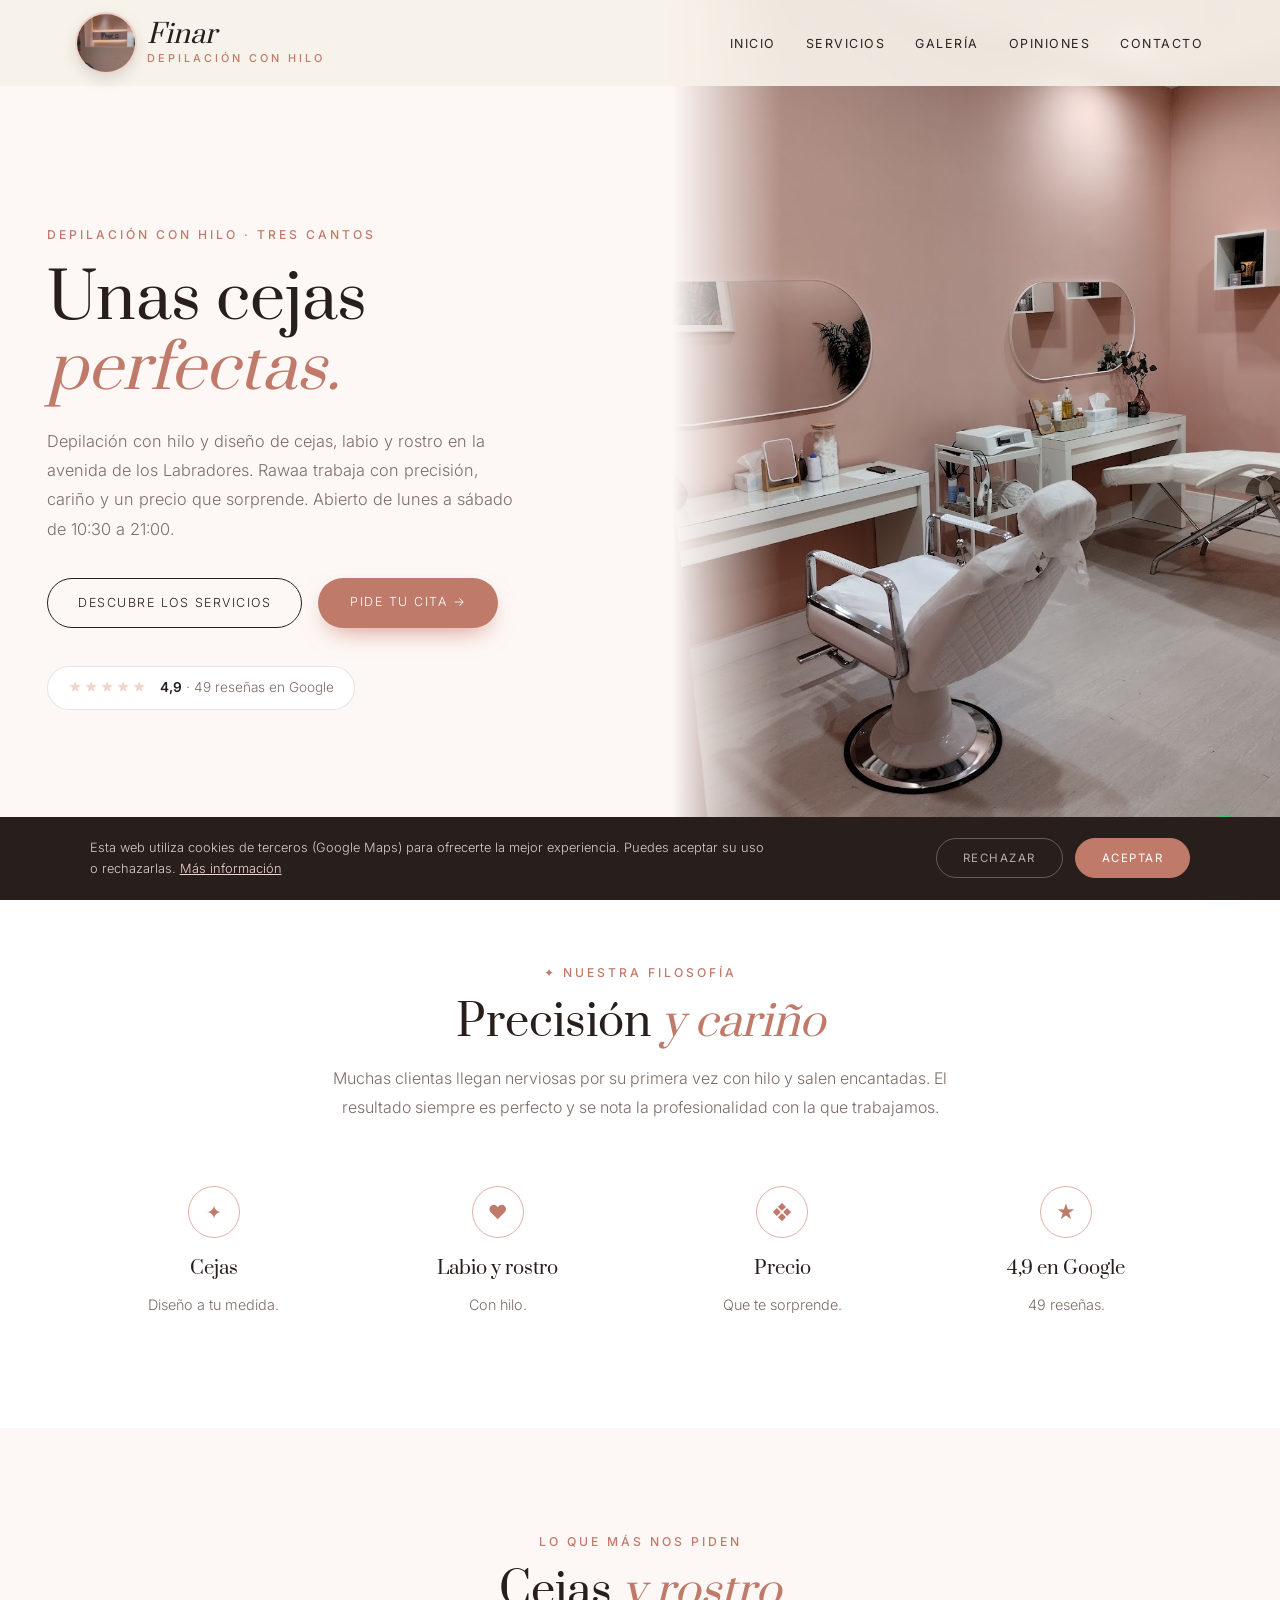
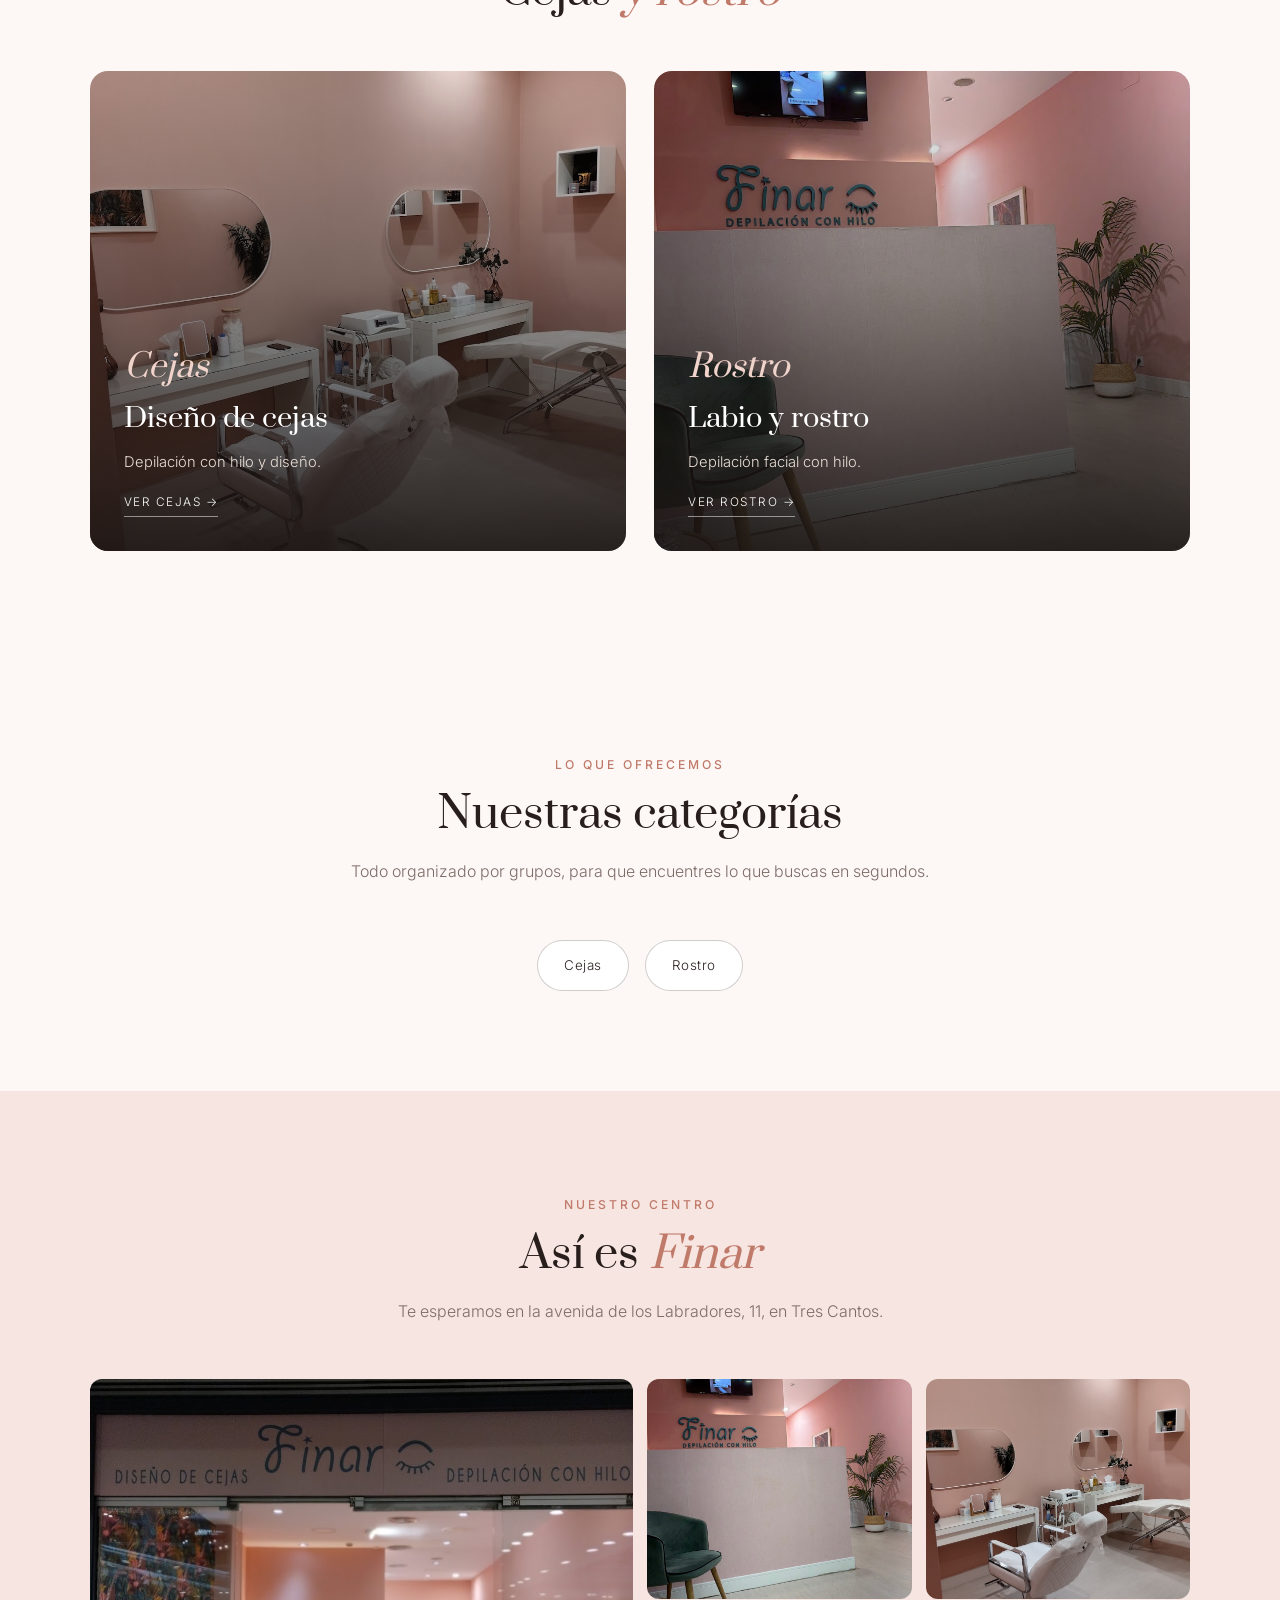
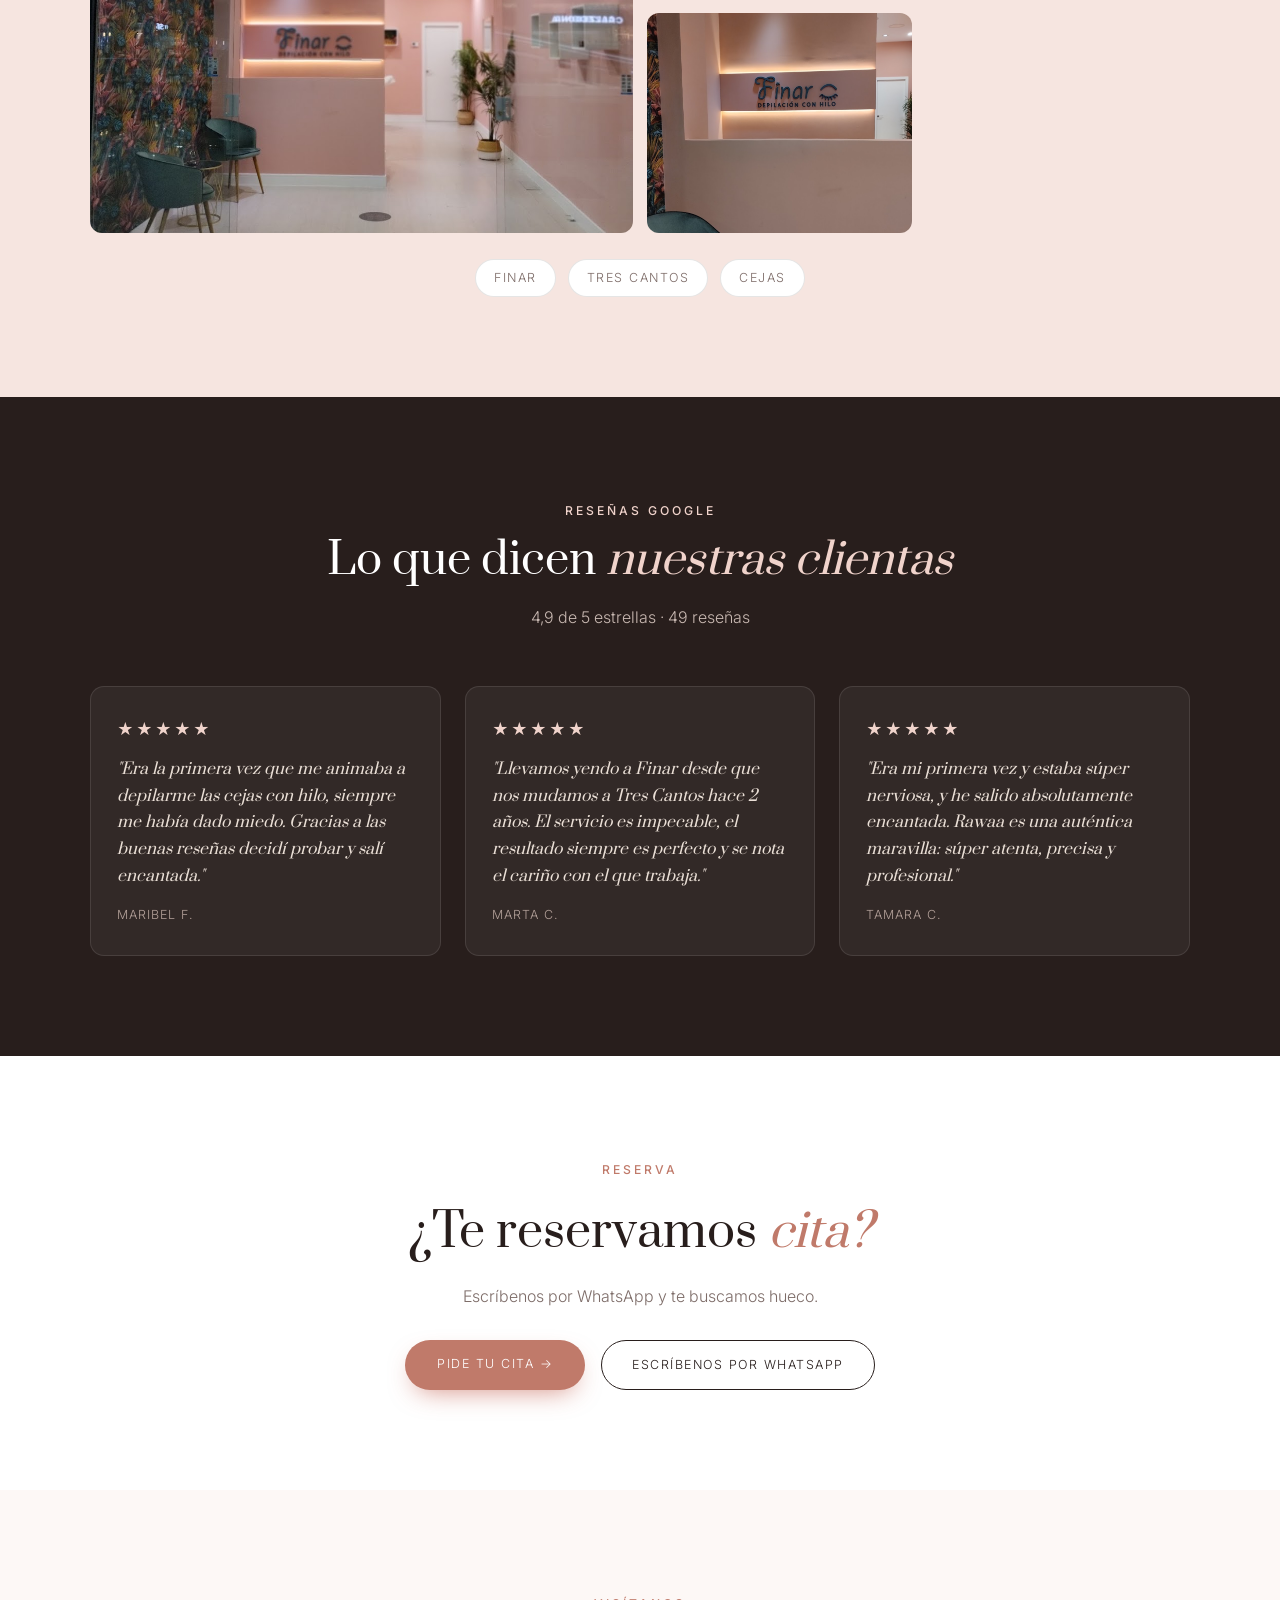
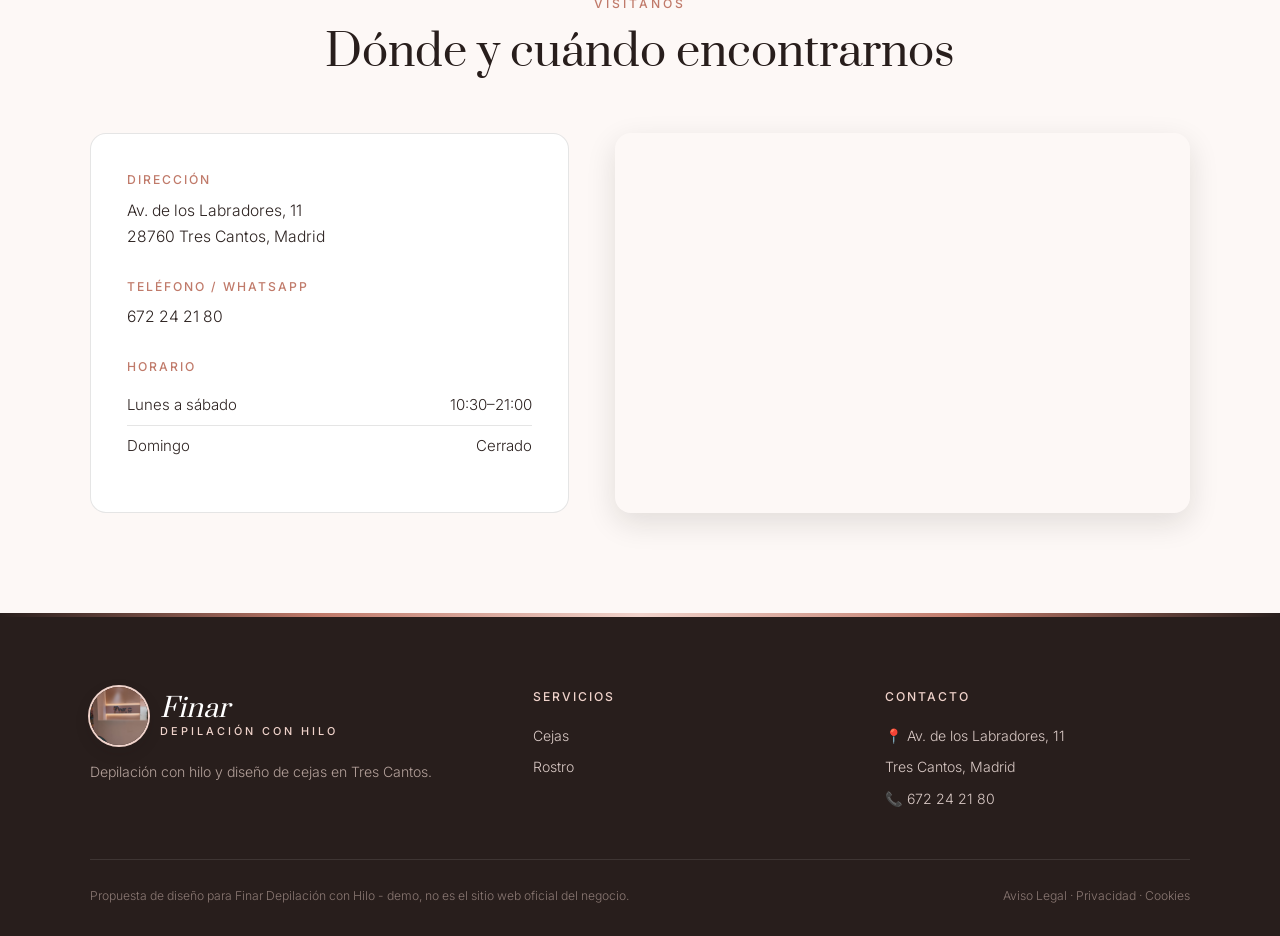
<file: index.html>
<!DOCTYPE html>
<html lang="es">
<head>
<meta charset="UTF-8">
<meta name="viewport" content="width=device-width, initial-scale=1.0">
<title>Finar Depilación con Hilo — Depilación con hilo y diseño de cejas en Tres Cantos</title>
<meta name="description" content="Finar, depilación con hilo y diseño de cejas en Av. de los Labradores 11, Tres Cantos. Cejas, labio y rostro con hilo, con Rawaa. 4,9★ con 49 reseñas en Google.">
<meta name="theme-color" content="#281e1c">
<meta property="og:title" content="Finar Depilación con Hilo · Tres Cantos">
<meta property="og:image" content="maps_03.jpg">
<link rel="icon" href="maps_04.jpg">
<link rel="preconnect" href="https://fonts.googleapis.com"><link rel="preconnect" href="https://fonts.gstatic.com" crossorigin><link href="https://fonts.googleapis.com/css2?family=Prata&family=Inter:wght@300;400;500;600&display=swap" rel="stylesheet">
<link rel="stylesheet" href="styles.css">
</head>
<body>

<header id="header">
  <a href="index.html" class="logo" aria-label="Finar Depilación con Hilo, inicio"><img src="maps_04.jpg" alt="" class="logo-badge"><span class="logo-text"><span class="script">Finar</span><small>depilación con hilo</small></span></a>
  <nav id="nav" aria-label="Navegación principal"><ul><li><a href="index.html#inicio">Inicio</a></li><li><a href="servicios.html">Servicios</a></li><li><a href="index.html#galeria">Galería</a></li><li><a href="index.html#opiniones">Opiniones</a></li><li><a href="index.html#contacto">Contacto</a></li></ul></nav><button class="nav-toggle" id="navToggle" aria-label="Abrir menú">☰</button>
</header>

<section class="hero" id="inicio">
  <div class="hero-text">
    <span class="eyebrow">Depilación con hilo · Tres Cantos</span>
    <h1>Unas cejas <em>perfectas.</em></h1>
    <p>Depilación con hilo y diseño de cejas, labio y rostro en la avenida de los Labradores. Rawaa trabaja con precisión, cariño y un precio que sorprende. Abierto de lunes a sábado de 10:30 a 21:00.</p>
    <div class="hero-ctas">
      <a href="servicios.html" class="btn-outline">Descubre los servicios</a>
      <a href="https://wa.me/34672242180?text=Hola%2C%20quiero%20pedir%20cita%20en%20Finar" class="btn-solid" target="_blank" rel="noopener">Pide tu cita →</a>
    </div>
    <a class="hero-rating" href="https://www.google.com/maps/search/?api=1&query=finar.depilacionconhilo,+Av.+de+los+Labradores+11,+Tres+Cantos" target="_blank" rel="noopener"><span class="stars">★★★★★</span><span><strong>4,9</strong> · 49 reseñas en Google</span></a>
  </div>
  <div class="hero-img"><img src="maps_03.jpg" alt="Cabina de Finar" style="object-position:center 50%;"></div>
</section>

<section class="trust">
  <div class="section-head">
    <span class="eyebrow">✦ Nuestra filosofía</span>
    <h2>Precisión <em>y cariño</em></h2>
    <p>Muchas clientas llegan nerviosas por su primera vez con hilo y salen encantadas. El resultado siempre es perfecto y se nota la profesionalidad con la que trabajamos.</p>
  </div>
  <div class="trust-grid">
    <div class="trust-card"><span class="trust-ic">✦</span><h3>Cejas</h3><p>Diseño a tu medida.</p></div>
    <div class="trust-card"><span class="trust-ic">♥</span><h3>Labio y rostro</h3><p>Con hilo.</p></div>
    <div class="trust-card"><span class="trust-ic">❖</span><h3>Precio</h3><p>Que te sorprende.</p></div>
    <div class="trust-card"><span class="trust-ic">★</span><h3>4,9 en Google</h3><p>49 reseñas.</p></div>
  </div>
</section>

<section class="worlds">
  <div class="section-head">
    <span class="eyebrow">Lo que más nos piden</span>
    <h2>Cejas <em>y rostro</em></h2>
  </div>
  <div class="worlds-grid">
    <a href="servicios.html#cejas" class="world-card"><img src="maps_03.jpg" alt="Diseño de cejas"><div class="world-text"><span class="script">Cejas</span><h3>Diseño de cejas</h3><p>Depilación con hilo y diseño.</p><span class="world-link">Ver cejas →</span></div></a>
    <a href="servicios.html#rostro" class="world-card"><img src="maps_01.jpg" alt="Labio y rostro"><div class="world-text"><span class="script">Rostro</span><h3>Labio y rostro</h3><p>Depilación facial con hilo.</p><span class="world-link">Ver rostro →</span></div></a>
  </div>
</section>

<section>
  <div class="section-head">
    <span class="eyebrow">Lo que ofrecemos</span>
    <h2>Nuestras categorías</h2>
    <p>Todo organizado por grupos, para que encuentres lo que buscas en segundos.</p>
  </div>
  <div class="cat-pills">
    <a href="servicios.html#cejas" class="cat-pill">Cejas</a>
    <a href="servicios.html#rostro" class="cat-pill">Rostro</a>
  </div>
</section>

<section class="gallery-wrap" id="galeria">
  <div class="section-head">
    <span class="eyebrow">Nuestro centro</span>
    <h2>Así es <em>Finar</em></h2>
    <p>Te esperamos en la avenida de los Labradores, 11, en Tres Cantos.</p>
  </div>
  <div class="gallery">
    <figure class="big"><img src="maps_02.jpg" alt="Nuestra entrada" loading="lazy"></figure>
    <figure><img src="maps_01.jpg" alt="Recepción" loading="lazy"></figure>
    <figure><img src="maps_03.jpg" alt="Cabina" loading="lazy"></figure>
    <figure><img src="maps_04.jpg" alt="Finar" loading="lazy"></figure>
  </div>
  <div class="brands"><span>Finar</span><span>Tres Cantos</span><span>Cejas</span></div>
</section>

<section class="reviews-wrap" id="opiniones">
  <div class="section-head">
    <span class="eyebrow">Reseñas Google</span>
    <h2>Lo que dicen <em>nuestras clientas</em></h2>
    <p>4,9 de 5 estrellas · 49 reseñas</p>
  </div>
  <div class="review-grid">
    <div class="review-card"><div class="stars">★★★★★</div><p>"Era la primera vez que me animaba a depilarme las cejas con hilo, siempre me había dado miedo. Gracias a las buenas reseñas decidí probar y salí encantada."</p><cite>Maribel F.</cite></div>
    <div class="review-card"><div class="stars">★★★★★</div><p>"Llevamos yendo a Finar desde que nos mudamos a Tres Cantos hace 2 años. El servicio es impecable, el resultado siempre es perfecto y se nota el cariño con el que trabaja."</p><cite>Marta C.</cite></div>
    <div class="review-card"><div class="stars">★★★★★</div><p>"Era mi primera vez y estaba súper nerviosa, y he salido absolutamente encantada. Rawaa es una auténtica maravilla: súper atenta, precisa y profesional."</p><cite>Tamara C.</cite></div>
  </div>
</section>

<section class="cta-section">
  <span class="eyebrow">Reserva</span>
  <h2>¿Te reservamos <em>cita?</em></h2>
  <p>Escríbenos por WhatsApp y te buscamos hueco.</p>
  <div class="cta-row">
    <a href="https://wa.me/34672242180?text=Hola%2C%20quiero%20pedir%20cita%20en%20Finar" class="btn-solid" target="_blank" rel="noopener">Pide tu cita →</a>
    <a href="https://wa.me/34672242180?text=Hola%2C%20quiero%20pedir%20cita%20en%20Finar" class="btn-outline" target="_blank" rel="noopener">Escríbenos por WhatsApp</a>
  </div>
</section>

<section class="contact-section" id="contacto">
  <div class="section-head">
    <span class="eyebrow">Visítanos</span>
    <h2>Dónde y cuándo encontrarnos</h2>
  </div>
  <div class="contact-grid">
    <div class="contact-info">
      <div class="contact-block"><h3>Dirección</h3><p>Av. de los Labradores, 11<br>28760 Tres Cantos, Madrid</p></div>
      <div class="contact-block"><h3>Teléfono / WhatsApp</h3><p><a href="tel:+34672242180">672 24 21 80</a></p></div>
      <div class="contact-block"><h3>Horario</h3><ul class="hours-list"><li><span>Lunes a sábado</span><span>10:30–21:00</span></li><li><span>Domingo</span><span>Cerrado</span></li></ul></div>
      
    </div>
    <div class="contact-map">
      <iframe title="Mapa de Finar Depilación con Hilo" src="https://www.google.com/maps?q=finar.depilacionconhilo,+Av.+de+los+Labradores+11,+Tres+Cantos&output=embed" width="100%" height="100%" style="border:0;" allowfullscreen="" loading="lazy" referrerpolicy="no-referrer-when-downgrade"></iframe>
    </div>
  </div>
</section>

<footer>
  <div class="footer-grid">
    <div class="footer-brand">
      <a href="index.html" class="logo light"><img src="maps_04.jpg" alt="" class="logo-badge"><span class="logo-text"><span class="script">Finar</span><small>depilación con hilo</small></span></a>
      <p>Depilación con hilo y diseño de cejas en Tres Cantos.</p>
    </div>
    <div><h4>Servicios</h4><ul><li><a href="servicios.html#cejas">Cejas</a></li><li><a href="servicios.html#rostro">Rostro</a></li></ul></div>
    <div><h4>Contacto</h4><ul><li>📍 Av. de los Labradores, 11</li><li>Tres Cantos, Madrid</li><li>📞 <a href="tel:+34672242180">672 24 21 80</a></li></ul></div>
  </div>
  <div class="footer-bottom">
    <span>Propuesta de diseño para Finar Depilación con Hilo - demo, no es el sitio web oficial del negocio.</span>
    <span><a href="aviso-legal.html">Aviso Legal</a> &middot; <a href="politica-privacidad.html">Privacidad</a> &middot; <a href="politica-cookies.html">Cookies</a></span>
  </div>
</footer>

<div id="cookie-banner" class="cookie-banner"><p>Esta web utiliza cookies de terceros (Google Maps) para ofrecerte la mejor experiencia. Puedes aceptar su uso o rechazarlas. <a href="politica-cookies.html">Más información</a></p><div class="cookie-actions"><button onclick="setCookieChoice('rejected')" class="ck-reject">Rechazar</button><button onclick="setCookieChoice('accepted')" class="ck-accept">Aceptar</button></div></div>
<div class="social-fabs"><a class="wa-fab" href="https://wa.me/34672242180?text=Hola%2C%20quiero%20pedir%20cita%20en%20Finar" target="_blank" rel="noopener" aria-label="Escribir por WhatsApp"><svg width="28" height="28" viewBox="0 0 24 24" fill="white"><path d="M17.5 14.4c-.3-.1-1.8-.9-2-1s-.5-.1-.7.1-.8 1-.9 1.2-.3.2-.6.1a8.2 8.2 0 0 1-2.4-1.5 9 9 0 0 1-1.7-2.1c-.2-.3 0-.5.1-.6l.4-.5.3-.5v-.5l-.9-2.2c-.2-.6-.5-.5-.7-.5h-.6a1.1 1.1 0 0 0-.8.4 3.4 3.4 0 0 0-1 2.5 5.9 5.9 0 0 0 1.2 3.1 13.5 13.5 0 0 0 5.2 4.6c2.6 1 2.6.7 3.1.6a2.6 2.6 0 0 0 1.7-1.2 2.1 2.1 0 0 0 .2-1.2c-.1-.1-.3-.2-.6-.3ZM12 21.8a9.8 9.8 0 0 1-5-1.4l-.4-.2-3.7 1 1-3.6-.2-.4A9.8 9.8 0 1 1 12 21.8Zm8.4-18.3A11.8 11.8 0 0 0 1.8 17.7L.2 23.8l6.3-1.6a11.8 11.8 0 0 0 5.6 1.4A11.8 11.8 0 0 0 20.4 3.5Z"/></svg></a></div>
<script src="main.js"></script>
</body>
</html>
</file>
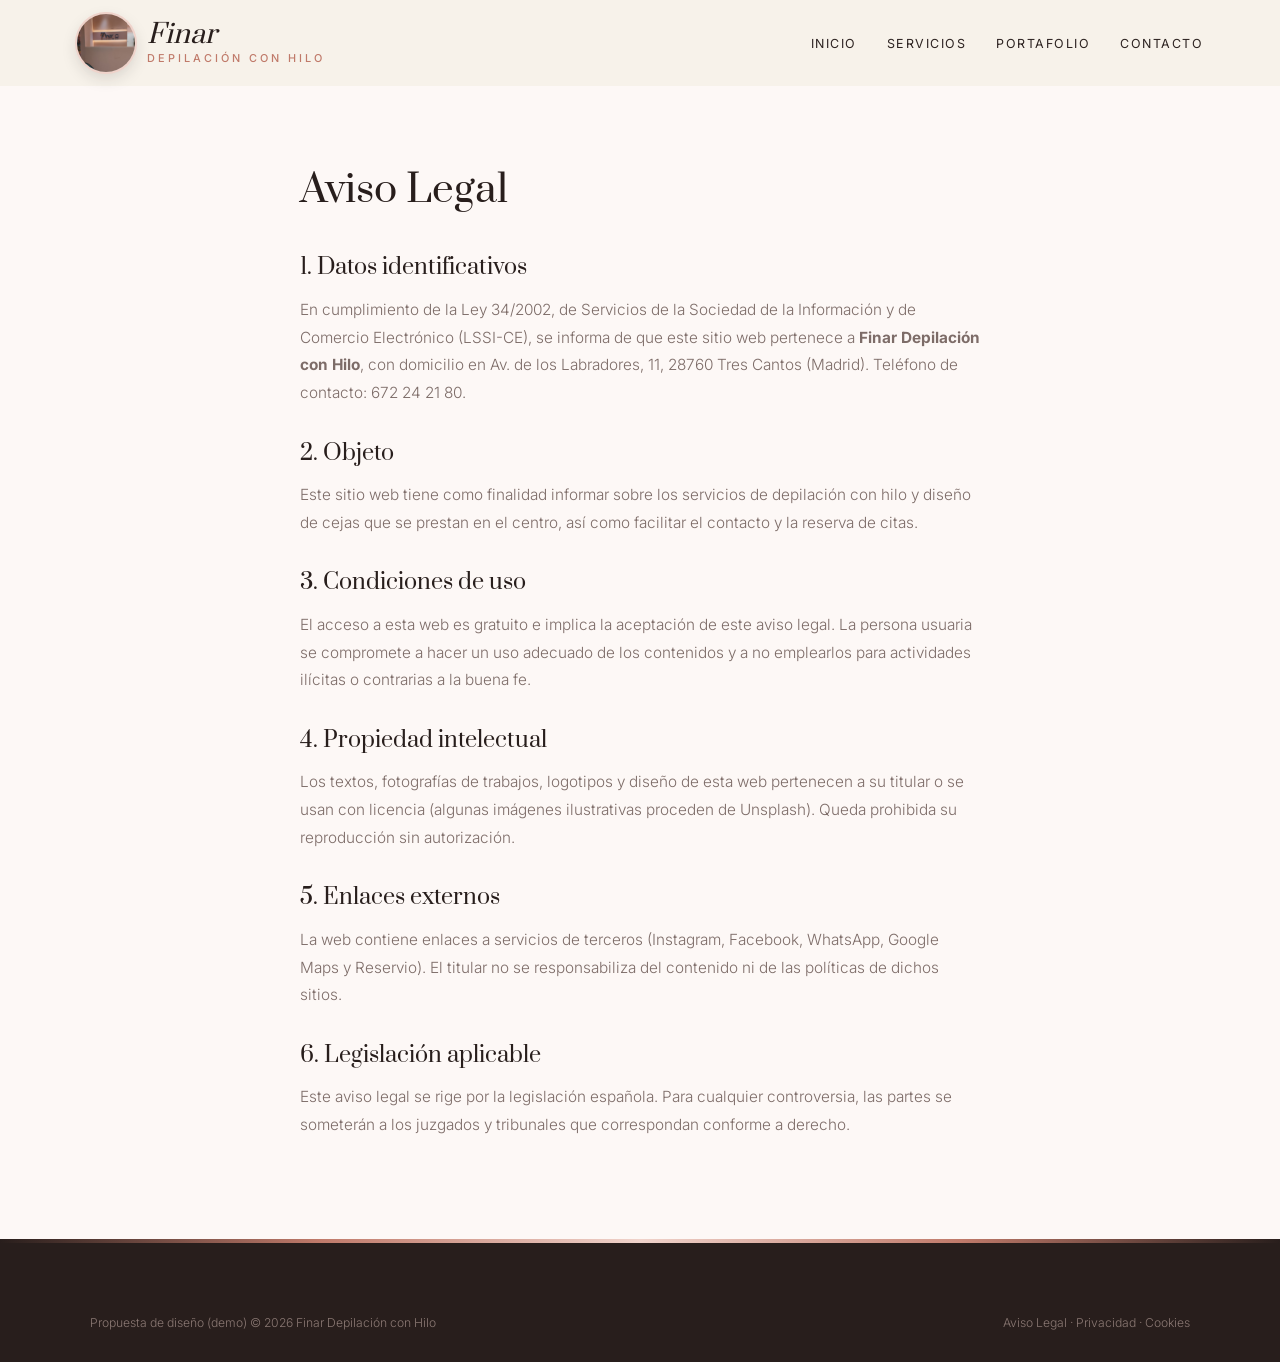
<file: aviso-legal.html>
<!DOCTYPE html>
<html lang="es">
<head>
<meta charset="UTF-8">
<meta name="viewport" content="width=device-width, initial-scale=1.0">
<title>Aviso Legal — Finar Depilación con Hilo</title>
<meta name="robots" content="noindex">
<link rel="icon" href="maps_04.jpg">
<link rel="preconnect" href="https://fonts.googleapis.com">
<link href="https://fonts.googleapis.com/css2?family=Prata&family=Inter:wght@300;400;500;600&display=swap" rel="stylesheet">
<link rel="stylesheet" href="styles.css">
</head>
<body>
<header id="header" class="scrolled">
  <a href="index.html" class="logo" aria-label="Finar Depilación con Hilo, inicio">
    <img src="maps_04.jpg" alt="" class="logo-badge">
    <span class="logo-text"><span class="script">Finar</span><small>depilación con hilo</small></span>
  </a>
  <nav id="nav" aria-label="Navegación principal">
    <ul>
      <li><a href="index.html#inicio">Inicio</a></li>
      <li><a href="servicios.html">Servicios</a></li>
      <li><a href="portafolio.html">Portafolio</a></li>
      <li><a href="index.html#contacto">Contacto</a></li>
    </ul>
  </nav>
  <button class="nav-toggle" id="navToggle" aria-label="Abrir menú">☰</button>
</header>
<main class="legal"><h1>Aviso Legal</h1>
<h2>1. Datos identificativos</h2>
<p>En cumplimiento de la Ley 34/2002, de Servicios de la Sociedad de la Información y de Comercio Electrónico (LSSI-CE), se informa de que este sitio web pertenece a <strong>Finar Depilación con Hilo</strong>, con domicilio en Av. de los Labradores, 11, 28760 Tres Cantos (Madrid). Teléfono de contacto: 672 24 21 80.</p>
<h2>2. Objeto</h2>
<p>Este sitio web tiene como finalidad informar sobre los servicios de depilación con hilo y diseño de cejas que se prestan en el centro, así como facilitar el contacto y la reserva de citas.</p>
<h2>3. Condiciones de uso</h2>
<p>El acceso a esta web es gratuito e implica la aceptación de este aviso legal. La persona usuaria se compromete a hacer un uso adecuado de los contenidos y a no emplearlos para actividades ilícitas o contrarias a la buena fe.</p>
<h2>4. Propiedad intelectual</h2>
<p>Los textos, fotografías de trabajos, logotipos y diseño de esta web pertenecen a su titular o se usan con licencia (algunas imágenes ilustrativas proceden de Unsplash). Queda prohibida su reproducción sin autorización.</p>
<h2>5. Enlaces externos</h2>
<p>La web contiene enlaces a servicios de terceros (Instagram, Facebook, WhatsApp, Google Maps y Reservio). El titular no se responsabiliza del contenido ni de las políticas de dichos sitios.</p>
<h2>6. Legislación aplicable</h2>
<p>Este aviso legal se rige por la legislación española. Para cualquier controversia, las partes se someterán a los juzgados y tribunales que correspondan conforme a derecho.</p></main>
<footer>
  <div class="footer-bottom" style="margin-top:0">
    <span>Propuesta de diseño (demo) © 2026 Finar Depilación con Hilo</span>
    <span><a href="aviso-legal.html">Aviso Legal</a> &middot; <a href="politica-privacidad.html">Privacidad</a> &middot; <a href="politica-cookies.html">Cookies</a></span>
  </div>
</footer>
<script src="main.js"></script>
</body>
</html>
</file>
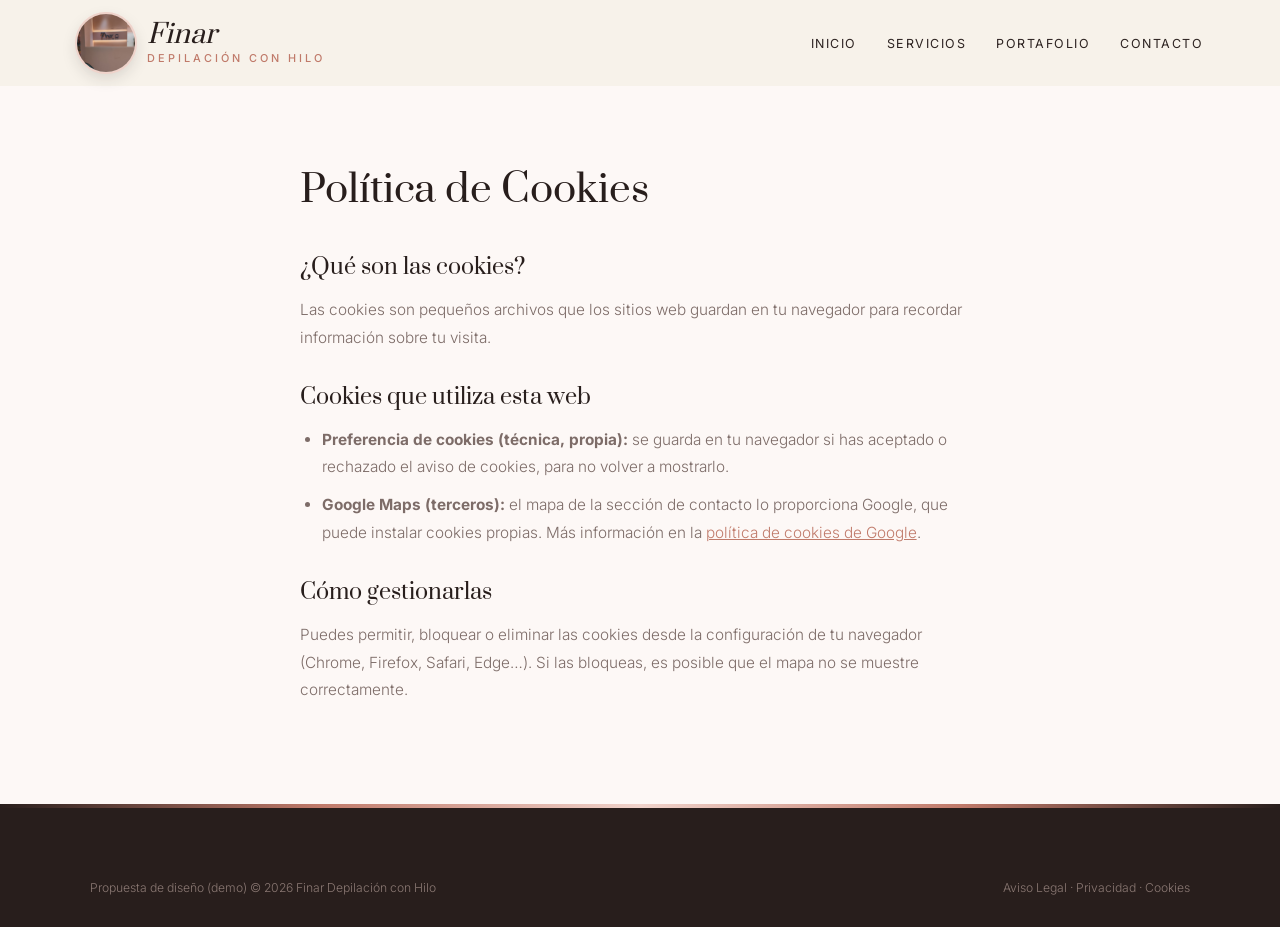
<file: politica-cookies.html>
<!DOCTYPE html>
<html lang="es">
<head>
<meta charset="UTF-8">
<meta name="viewport" content="width=device-width, initial-scale=1.0">
<title>Política de Cookies — Finar Depilación con Hilo</title>
<meta name="robots" content="noindex">
<link rel="icon" href="maps_04.jpg">
<link rel="preconnect" href="https://fonts.googleapis.com">
<link href="https://fonts.googleapis.com/css2?family=Prata&family=Inter:wght@300;400;500;600&display=swap" rel="stylesheet">
<link rel="stylesheet" href="styles.css">
</head>
<body>
<header id="header" class="scrolled">
  <a href="index.html" class="logo" aria-label="Finar Depilación con Hilo, inicio">
    <img src="maps_04.jpg" alt="" class="logo-badge">
    <span class="logo-text"><span class="script">Finar</span><small>depilación con hilo</small></span>
  </a>
  <nav id="nav" aria-label="Navegación principal">
    <ul>
      <li><a href="index.html#inicio">Inicio</a></li>
      <li><a href="servicios.html">Servicios</a></li>
      <li><a href="portafolio.html">Portafolio</a></li>
      <li><a href="index.html#contacto">Contacto</a></li>
    </ul>
  </nav>
  <button class="nav-toggle" id="navToggle" aria-label="Abrir menú">☰</button>
</header>
<main class="legal"><h1>Política de Cookies</h1>
<h2>¿Qué son las cookies?</h2>
<p>Las cookies son pequeños archivos que los sitios web guardan en tu navegador para recordar información sobre tu visita.</p>
<h2>Cookies que utiliza esta web</h2>
<ul>
<li><strong>Preferencia de cookies (técnica, propia):</strong> se guarda en tu navegador si has aceptado o rechazado el aviso de cookies, para no volver a mostrarlo.</li>
<li><strong>Google Maps (terceros):</strong> el mapa de la sección de contacto lo proporciona Google, que puede instalar cookies propias. Más información en la <a href="https://policies.google.com/technologies/cookies" target="_blank" rel="noopener">política de cookies de Google</a>.</li>
</ul>
<h2>Cómo gestionarlas</h2>
<p>Puedes permitir, bloquear o eliminar las cookies desde la configuración de tu navegador (Chrome, Firefox, Safari, Edge…). Si las bloqueas, es posible que el mapa no se muestre correctamente.</p></main>
<footer>
  <div class="footer-bottom" style="margin-top:0">
    <span>Propuesta de diseño (demo) © 2026 Finar Depilación con Hilo</span>
    <span><a href="aviso-legal.html">Aviso Legal</a> &middot; <a href="politica-privacidad.html">Privacidad</a> &middot; <a href="politica-cookies.html">Cookies</a></span>
  </div>
</footer>
<script src="main.js"></script>
</body>
</html>
</file>
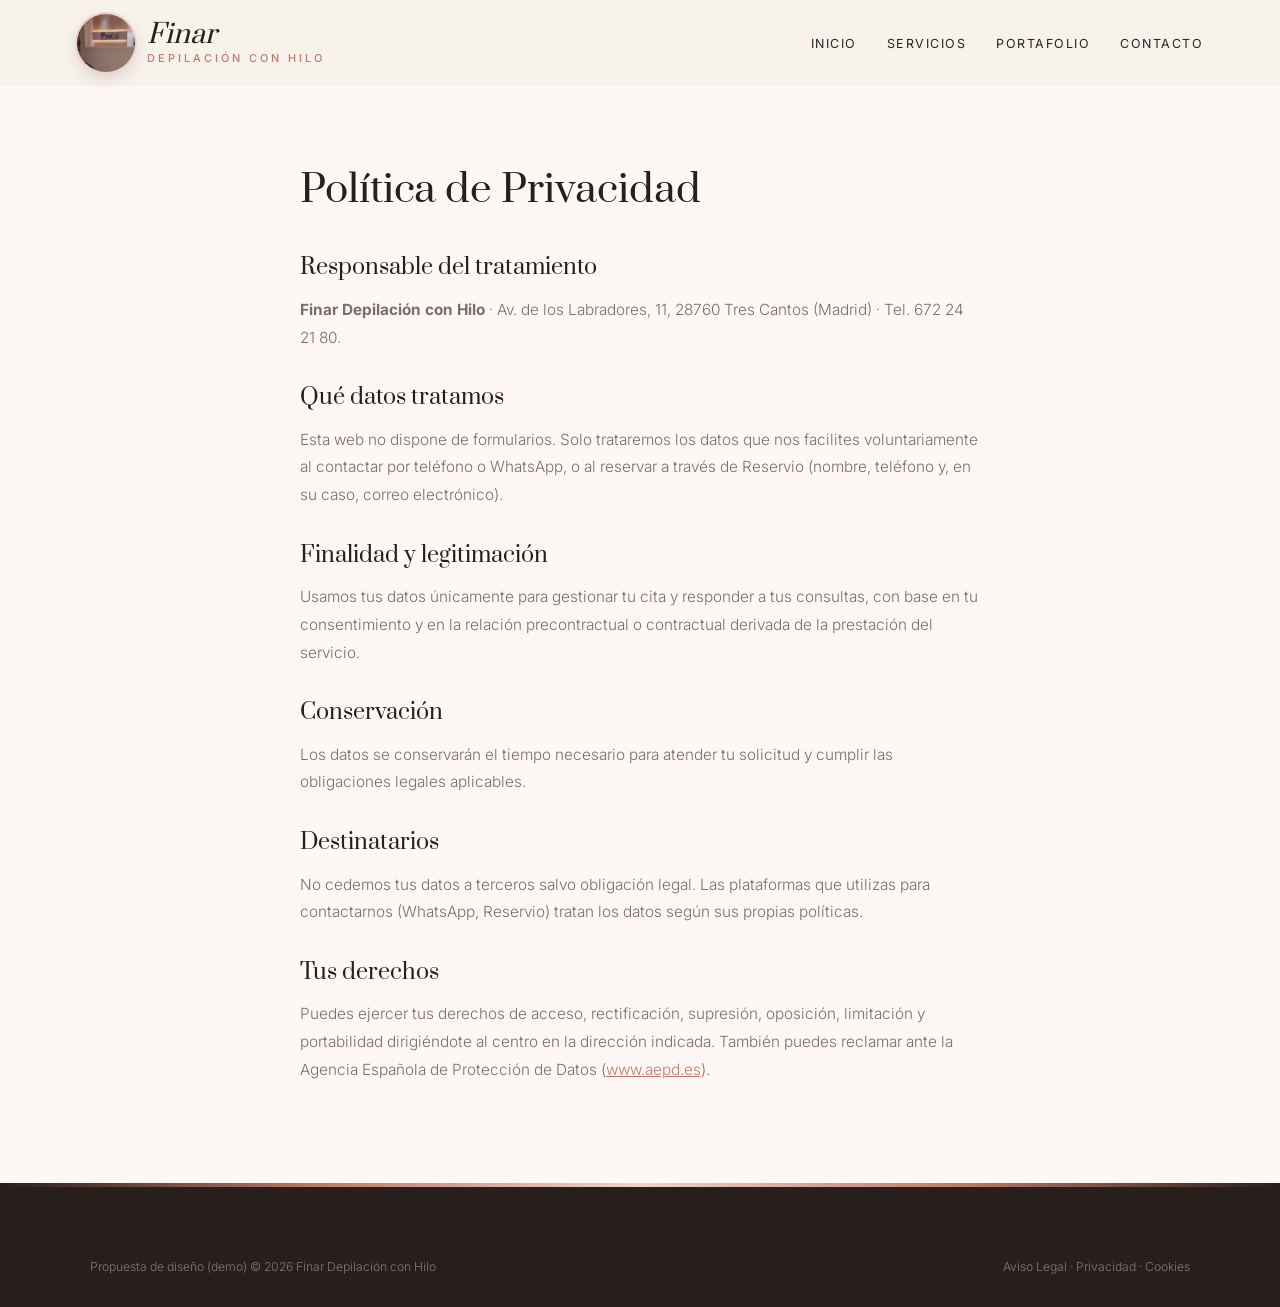
<file: politica-privacidad.html>
<!DOCTYPE html>
<html lang="es">
<head>
<meta charset="UTF-8">
<meta name="viewport" content="width=device-width, initial-scale=1.0">
<title>Política de Privacidad — Finar Depilación con Hilo</title>
<meta name="robots" content="noindex">
<link rel="icon" href="maps_04.jpg">
<link rel="preconnect" href="https://fonts.googleapis.com">
<link href="https://fonts.googleapis.com/css2?family=Prata&family=Inter:wght@300;400;500;600&display=swap" rel="stylesheet">
<link rel="stylesheet" href="styles.css">
</head>
<body>
<header id="header" class="scrolled">
  <a href="index.html" class="logo" aria-label="Finar Depilación con Hilo, inicio">
    <img src="maps_04.jpg" alt="" class="logo-badge">
    <span class="logo-text"><span class="script">Finar</span><small>depilación con hilo</small></span>
  </a>
  <nav id="nav" aria-label="Navegación principal">
    <ul>
      <li><a href="index.html#inicio">Inicio</a></li>
      <li><a href="servicios.html">Servicios</a></li>
      <li><a href="portafolio.html">Portafolio</a></li>
      <li><a href="index.html#contacto">Contacto</a></li>
    </ul>
  </nav>
  <button class="nav-toggle" id="navToggle" aria-label="Abrir menú">☰</button>
</header>
<main class="legal"><h1>Política de Privacidad</h1>
<h2>Responsable del tratamiento</h2>
<p><strong>Finar Depilación con Hilo</strong> · Av. de los Labradores, 11, 28760 Tres Cantos (Madrid) · Tel. 672 24 21 80.</p>
<h2>Qué datos tratamos</h2>
<p>Esta web no dispone de formularios. Solo trataremos los datos que nos facilites voluntariamente al contactar por teléfono o WhatsApp, o al reservar a través de Reservio (nombre, teléfono y, en su caso, correo electrónico).</p>
<h2>Finalidad y legitimación</h2>
<p>Usamos tus datos únicamente para gestionar tu cita y responder a tus consultas, con base en tu consentimiento y en la relación precontractual o contractual derivada de la prestación del servicio.</p>
<h2>Conservación</h2>
<p>Los datos se conservarán el tiempo necesario para atender tu solicitud y cumplir las obligaciones legales aplicables.</p>
<h2>Destinatarios</h2>
<p>No cedemos tus datos a terceros salvo obligación legal. Las plataformas que utilizas para contactarnos (WhatsApp, Reservio) tratan los datos según sus propias políticas.</p>
<h2>Tus derechos</h2>
<p>Puedes ejercer tus derechos de acceso, rectificación, supresión, oposición, limitación y portabilidad dirigiéndote al centro en la dirección indicada. También puedes reclamar ante la Agencia Española de Protección de Datos (<a href="https://www.aepd.es" target="_blank" rel="noopener">www.aepd.es</a>).</p></main>
<footer>
  <div class="footer-bottom" style="margin-top:0">
    <span>Propuesta de diseño (demo) © 2026 Finar Depilación con Hilo</span>
    <span><a href="aviso-legal.html">Aviso Legal</a> &middot; <a href="politica-privacidad.html">Privacidad</a> &middot; <a href="politica-cookies.html">Cookies</a></span>
  </div>
</footer>
<script src="main.js"></script>
</body>
</html>
</file>
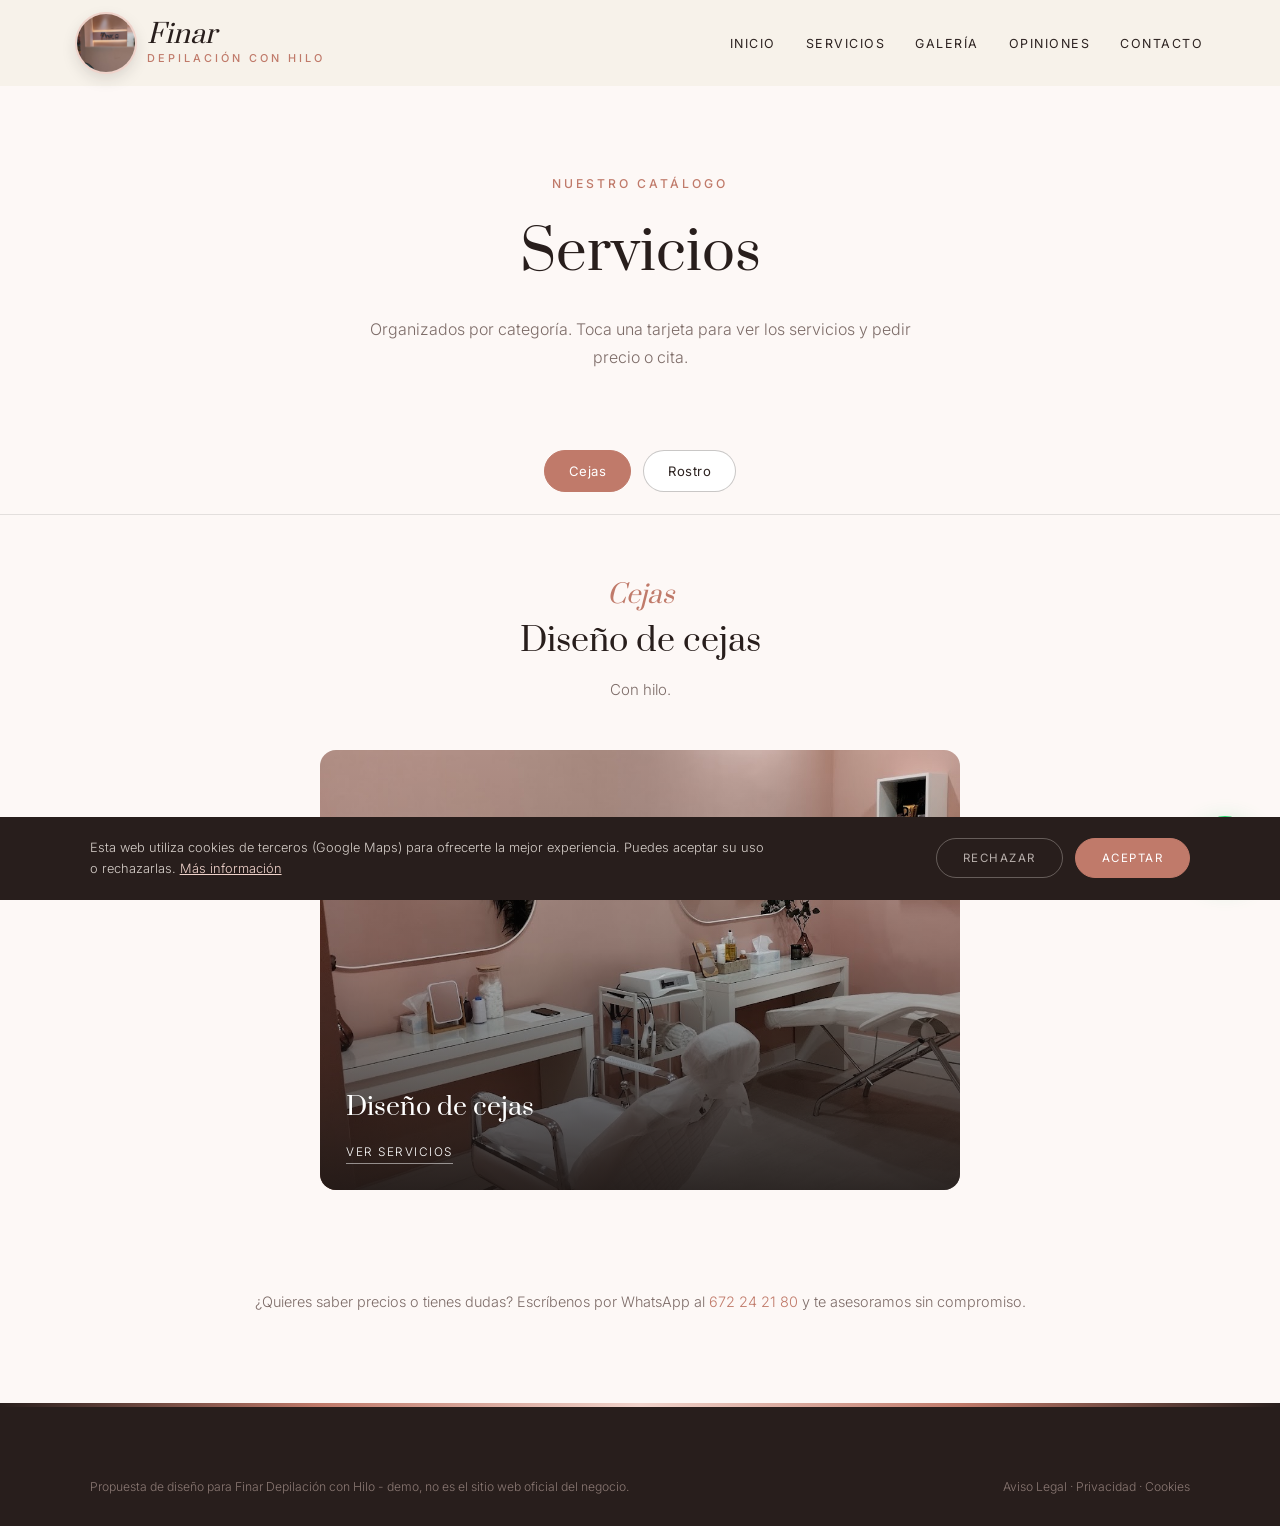
<file: servicios.html>
<!DOCTYPE html>
<html lang="es">
<head>
<meta charset="UTF-8">
<meta name="viewport" content="width=device-width, initial-scale=1.0">
<title>Servicios — Finar Depilación con Hilo · Tres Cantos</title>
<meta name="description" content="Servicios de Finar Depilación con Hilo en Tres Cantos.">
<link rel="icon" href="maps_04.jpg">
<link rel="preconnect" href="https://fonts.googleapis.com"><link rel="preconnect" href="https://fonts.gstatic.com" crossorigin><link href="https://fonts.googleapis.com/css2?family=Prata&family=Inter:wght@300;400;500;600&display=swap" rel="stylesheet">
<link rel="stylesheet" href="styles.css">
</head>
<body>

<header id="header" class="scrolled">
  <a href="index.html" class="logo" aria-label="Finar Depilación con Hilo, inicio"><img src="maps_04.jpg" alt="" class="logo-badge"><span class="logo-text"><span class="script">Finar</span><small>depilación con hilo</small></span></a>
  <nav id="nav" aria-label="Navegación principal"><ul><li><a href="index.html#inicio">Inicio</a></li><li><a href="servicios.html">Servicios</a></li><li><a href="index.html#galeria">Galería</a></li><li><a href="index.html#opiniones">Opiniones</a></li><li><a href="index.html#contacto">Contacto</a></li></ul></nav><button class="nav-toggle" id="navToggle" aria-label="Abrir menú">☰</button>
</header>

<div class="page-hero">
  <span class="eyebrow">Nuestro catálogo</span>
  <h1>Servicios</h1>
  <p>Organizados por categoría. Toca una tarjeta para ver los servicios y pedir precio o cita.</p>
</div>

<div class="tabs">
  <button class="tab-btn active" data-tab="cejas">Cejas</button>
  <button class="tab-btn" data-tab="rostro">Rostro</button>
  
</div>

<div class="tab-panel active" id="cejas">
  <div class="tab-intro"><span class="script">Cejas</span><h2>Diseño de cejas</h2><p>Con hilo.</p></div>
  <div class="cat-grid single">
    <div class="cat-card" onclick="openModal('cejas')"><img src="maps_03.jpg" alt="Diseño de cejas" loading="lazy"><div class="cat-card-text"><h3>Diseño de cejas</h3><span>Ver servicios</span></div></div>
  </div>
</div>

<div class="tab-panel" id="rostro">
  <div class="tab-intro"><span class="script">Rostro</span><h2>Labio y rostro</h2><p>Con hilo.</p></div>
  <div class="cat-grid single">
    <div class="cat-card" onclick="openModal('rostro')"><img src="maps_01.jpg" alt="Labio y rostro" loading="lazy"><div class="cat-card-text"><h3>Labio y rostro</h3><span>Ver servicios</span></div></div>
  </div>
</div>


<p class="services-note">¿Quieres saber precios o tienes dudas? Escríbenos por WhatsApp al <a href="https://wa.me/34672242180" target="_blank" rel="noopener" style="color:var(--red)">672 24 21 80</a> y te asesoramos sin compromiso.</p>

<div class="modal-overlay" id="modal-cejas"><div class="modal">
  <button class="modal-close" onclick="closeModal('cejas')" aria-label="Cerrar">×</button>
  <h3>Diseño de cejas</h3><p class="modal-sub">Cejas</p>
  <div class="svc-row"><div><div class="svc-name">D</div><span class="svc-desc">e</span></div><div class="svc-price">Consultar</div></div>
  <div class="svc-row"><div><div class="svc-name">D</div><span class="svc-desc">i</span></div><div class="svc-price">Consultar</div></div>
  <a class="modal-cta alt" href="https://wa.me/34672242180?text=Hola%2C%20quiero%20informaci%C3%B3n%20sobre%20dise%C3%B1o%20de%20cejas" target="_blank" rel="noopener">Pedir cita por WhatsApp</a>
</div></div>

<div class="modal-overlay" id="modal-rostro"><div class="modal">
  <button class="modal-close" onclick="closeModal('rostro')" aria-label="Cerrar">×</button>
  <h3>Labio y rostro</h3><p class="modal-sub">Rostro</p>
  <div class="svc-row"><div><div class="svc-name">L</div><span class="svc-desc">a</span></div><div class="svc-price">Consultar</div></div>
  <div class="svc-row"><div><div class="svc-name">C</div><span class="svc-desc">e</span></div><div class="svc-price">Consultar</div></div>
  <div class="svc-row"><div><div class="svc-name">R</div><span class="svc-desc">o</span></div><div class="svc-price">Consultar</div></div>
  <a class="modal-cta alt" href="https://wa.me/34672242180?text=Hola%2C%20quiero%20informaci%C3%B3n%20sobre%20labio%20y%20rostro" target="_blank" rel="noopener">Pedir cita por WhatsApp</a>
</div></div>


<footer>
  <div class="footer-bottom" style="margin-top:0">
    <span>Propuesta de diseño para Finar Depilación con Hilo - demo, no es el sitio web oficial del negocio.</span>
    <span><a href="aviso-legal.html">Aviso Legal</a> &middot; <a href="politica-privacidad.html">Privacidad</a> &middot; <a href="politica-cookies.html">Cookies</a></span>
  </div>
</footer>

<div id="cookie-banner" class="cookie-banner"><p>Esta web utiliza cookies de terceros (Google Maps) para ofrecerte la mejor experiencia. Puedes aceptar su uso o rechazarlas. <a href="politica-cookies.html">Más información</a></p><div class="cookie-actions"><button onclick="setCookieChoice('rejected')" class="ck-reject">Rechazar</button><button onclick="setCookieChoice('accepted')" class="ck-accept">Aceptar</button></div></div>
<div class="social-fabs"><a class="wa-fab" href="https://wa.me/34672242180?text=Hola%2C%20quiero%20pedir%20cita%20en%20Finar" target="_blank" rel="noopener" aria-label="Escribir por WhatsApp"><svg width="28" height="28" viewBox="0 0 24 24" fill="white"><path d="M17.5 14.4c-.3-.1-1.8-.9-2-1s-.5-.1-.7.1-.8 1-.9 1.2-.3.2-.6.1a8.2 8.2 0 0 1-2.4-1.5 9 9 0 0 1-1.7-2.1c-.2-.3 0-.5.1-.6l.4-.5.3-.5v-.5l-.9-2.2c-.2-.6-.5-.5-.7-.5h-.6a1.1 1.1 0 0 0-.8.4 3.4 3.4 0 0 0-1 2.5 5.9 5.9 0 0 0 1.2 3.1 13.5 13.5 0 0 0 5.2 4.6c2.6 1 2.6.7 3.1.6a2.6 2.6 0 0 0 1.7-1.2 2.1 2.1 0 0 0 .2-1.2c-.1-.1-.3-.2-.6-.3ZM12 21.8a9.8 9.8 0 0 1-5-1.4l-.4-.2-3.7 1 1-3.6-.2-.4A9.8 9.8 0 1 1 12 21.8Zm8.4-18.3A11.8 11.8 0 0 0 1.8 17.7L.2 23.8l6.3-1.6a11.8 11.8 0 0 0 5.6 1.4A11.8 11.8 0 0 0 20.4 3.5Z"/></svg></a></div>
<script src="main.js"></script>
</body>
</html>
</file>
<file: styles.css>
:root{
  --cream:#fdf8f6; --paper:#ffffff; --tint:#f6e5e0; --ink:#2d2321; --dark:#281e1c; --muted:#7d6c68;
  --red:#c07a6a; --red-dark:#9a5d50; --teal:#c07a6a; --gold:#f0d3cb; --line:rgba(0,0,0,.1);
  --brand-gradient:linear-gradient(90deg,#281e1c,#c07a6a,#f0d3cb,#c07a6a,#281e1c);
}
*{margin:0;padding:0;box-sizing:border-box;}
html{scroll-behavior:smooth;}
body{font-family:'Inter',sans-serif;background:var(--cream);color:var(--ink);overflow-x:hidden;font-weight:300;line-height:1.6;}
a{text-decoration:none;color:inherit;}
h1,h2,h3{font-family:'Prata',serif;font-weight:500;}
h1 em,h2 em{font-style:italic;color:var(--red);}
img{max-width:100%;display:block;}
.script{font-family:'Prata',serif;font-style:italic;}

/* HEADER */
header{position:fixed;top:0;left:0;right:0;z-index:100;display:flex;justify-content:space-between;align-items:center;padding:14px 6%;background:rgba(247,241,233,.92);backdrop-filter:blur(10px);-webkit-backdrop-filter:blur(10px);transition:box-shadow .3s,padding .3s;}
header.scrolled{box-shadow:0 2px 24px rgba(28,22,20,.1);padding:8px 6%;}
.logo{display:flex;align-items:center;gap:12px;color:var(--dark);}
.logo-badge{width:58px;height:58px;border-radius:50%;object-fit:cover;box-shadow:0 0 0 2px var(--gold),0 6px 16px rgba(28,22,20,.15);transition:width .3s,height .3s;}
header.scrolled .logo-badge{width:46px;height:46px;}
.logo-text{display:flex;flex-direction:column;line-height:1;}
.logo-text .script{font-size:1.65rem;color:var(--dark);}
.logo-text small{font-size:.68rem;letter-spacing:3px;text-transform:uppercase;color:var(--red);margin-top:4px;font-weight:500;}
.logo.light .logo-text .script{color:#fff;}
.logo.light .logo-text small{color:var(--gold);}
nav ul{list-style:none;display:flex;gap:30px;}
nav a{font-size:.78rem;letter-spacing:1.5px;text-transform:uppercase;font-weight:400;position:relative;padding:4px 0;}
nav a::after{content:"";position:absolute;left:0;bottom:-2px;height:1px;width:100%;background:var(--red);transform:scaleX(0);transform-origin:right;transition:transform .3s;}
nav a:hover::after{transform:scaleX(1);transform-origin:left;}
.nav-toggle{display:none;font-size:1.6rem;background:none;border:none;color:var(--dark);cursor:pointer;}

/* BOTONES */
.btn-outline{display:inline-block;border:1px solid var(--dark);color:var(--dark);padding:14px 30px;font-size:.78rem;letter-spacing:1.5px;text-transform:uppercase;border-radius:40px;transition:all .25s;}
.btn-outline:hover{background:var(--dark);color:var(--cream);}
.btn-outline.light{border-color:rgba(255,255,255,.5);color:#fff;}
.btn-outline.light:hover{background:#fff;color:var(--dark);}
.btn-solid{display:inline-block;background:var(--red);color:#fff;padding:14px 32px;font-size:.78rem;letter-spacing:1.5px;text-transform:uppercase;border-radius:40px;transition:transform .25s,box-shadow .25s,background .25s;box-shadow:0 10px 26px -10px rgba(181,64,44,.6);}
.btn-solid:hover{transform:translateY(-2px);background:var(--red-dark);}

/* HERO */
.hero{min-height:95vh;display:grid;grid-template-columns:1.05fr .95fr;align-items:stretch;padding:0;}
.hero-text{display:flex;flex-direction:column;justify-content:center;padding:150px 7% 70px;}
.eyebrow{display:inline-block;color:var(--teal);text-transform:uppercase;letter-spacing:3px;font-size:.76rem;font-weight:500;}
.hero-text .eyebrow{margin-bottom:20px;}
.hero-text h1{font-size:clamp(2.4rem,5vw,3.9rem);line-height:1.12;margin-bottom:22px;color:var(--dark);}
.hero-text p{font-size:1.02rem;color:var(--muted);max-width:470px;line-height:1.8;margin-bottom:34px;}
.hero-ctas{display:flex;gap:16px;flex-wrap:wrap;}
.hero-rating{display:inline-flex;align-items:center;gap:12px;margin-top:38px;padding:10px 20px;border:1px solid var(--line);border-radius:40px;background:var(--paper);font-size:.85rem;color:var(--muted);align-self:flex-start;}
.hero-rating strong{color:var(--dark);font-weight:600;}
.stars{color:var(--gold);letter-spacing:2px;}
.hero-img{position:relative;overflow:hidden;}
.hero-img img{width:100%;height:100%;object-fit:cover;position:absolute;inset:0;}
.hero-img::after{content:"";position:absolute;inset:0;background:linear-gradient(90deg,var(--cream) 0%,rgba(247,241,233,0) 18%);}

/* SECCIONES */
section{padding:100px 7%;}
.section-head{text-align:center;max-width:640px;margin:0 auto 54px;}
.section-head h2{font-size:clamp(1.9rem,4vw,2.7rem);margin-top:12px;color:var(--dark);line-height:1.2;}
.section-head p{margin-top:16px;color:var(--muted);line-height:1.8;}

.trust{background:var(--paper);border-top:4px solid transparent;border-image:var(--brand-gradient) 1;}
.trust-grid{display:grid;grid-template-columns:repeat(auto-fit,minmax(230px,1fr));gap:36px;max-width:1150px;margin:0 auto;}
.trust-card{text-align:center;padding:10px;}
.trust-ic{display:inline-grid;place-items:center;width:52px;height:52px;border-radius:50%;border:1px solid rgba(181,64,44,.4);color:var(--red);font-size:1.2rem;margin-bottom:16px;}
.trust-card h3{font-size:1.15rem;color:var(--dark);margin-bottom:10px;}
.trust-card p{font-size:.9rem;color:var(--muted);line-height:1.7;}

/* DOS MUNDOS */
.worlds{background:var(--cream);}
.worlds-grid{display:grid;grid-template-columns:1fr 1fr;gap:28px;max-width:1150px;margin:0 auto;}
.world-card{position:relative;border-radius:18px;overflow:hidden;min-height:480px;display:flex;align-items:flex-end;color:#fff;}
.world-card img{position:absolute;inset:0;width:100%;height:100%;object-fit:cover;transition:transform .6s;}
.world-card:hover img{transform:scale(1.05);}
.world-card::after{content:"";position:absolute;inset:0;background:linear-gradient(to top,rgba(28,22,20,.92) 0%,rgba(28,22,20,.35) 55%,rgba(28,22,20,.05) 100%);}
.world-text{position:relative;z-index:2;padding:34px;}
.world-text .script{font-size:2rem;color:var(--gold);}
.world-text h3{font-size:1.7rem;margin:4px 0 10px;}
.world-text p{font-size:.92rem;color:#eadfd6;line-height:1.7;max-width:440px;}
.world-link{display:inline-block;margin-top:18px;font-size:.74rem;letter-spacing:1.5px;text-transform:uppercase;border-bottom:1px solid rgba(255,255,255,.5);padding-bottom:4px;}

/* PILLS */
.cat-pills{display:flex;flex-wrap:wrap;gap:16px;justify-content:center;max-width:1000px;margin:0 auto;}
.cat-pill{border:1px solid rgba(43,33,29,.22);padding:14px 26px;border-radius:30px;font-size:.84rem;letter-spacing:.5px;transition:all .2s;background:var(--paper);}
.cat-pill:hover{background:var(--red);color:#fff;border-color:var(--red);}

/* GALERIA */
.gallery-wrap{background:var(--tint);}
.gallery{max-width:1200px;margin:0 auto;display:grid;grid-template-columns:repeat(4,1fr);grid-auto-rows:220px;gap:14px;}
.gallery figure{overflow:hidden;border-radius:12px;margin:0;}
.gallery img{width:100%;height:100%;object-fit:cover;transition:transform .5s;}
.gallery figure:hover img{transform:scale(1.05);}
.gallery .big{grid-column:span 2;grid-row:span 2;}

/* RESEÑAS */
.reviews-wrap{background:var(--dark);color:#fff;position:relative;}
.reviews-wrap .section-head h2{color:#fff;}
.reviews-wrap .section-head h2 em{color:var(--gold);}
.reviews-wrap .section-head p{color:#c9b9b2;}
.reviews-wrap .eyebrow{color:var(--gold);}
.review-grid{display:grid;grid-template-columns:repeat(auto-fit,minmax(300px,1fr));gap:24px;max-width:1150px;margin:0 auto;}
.review-card{background:rgba(255,255,255,.05);border:1px solid rgba(255,255,255,.1);padding:30px 26px;border-radius:14px;display:flex;flex-direction:column;}
.review-card .stars{margin-bottom:14px;}
.review-card p{font-family:'Prata',serif;font-size:.98rem;color:#eadfd6;line-height:1.7;font-style:italic;margin-bottom:16px;flex:1;}
.review-card cite{font-size:.78rem;color:#b3a099;font-style:normal;text-transform:uppercase;letter-spacing:1px;}

/* CTA */
.cta-section{text-align:center;background:var(--paper);}
.cta-section h2{font-size:clamp(2rem,4vw,2.9rem);color:var(--dark);margin:14px 0 14px;}
.cta-section p{color:var(--muted);margin-bottom:30px;}
.cta-row{display:flex;gap:16px;justify-content:center;flex-wrap:wrap;}

/* CONTACTO */
.contact-section{background:var(--cream);}
.contact-grid{display:grid;grid-template-columns:1fr 1.2fr;gap:46px;max-width:1150px;margin:0 auto;align-items:stretch;}
.contact-info{display:flex;flex-direction:column;gap:26px;background:var(--paper);border:1px solid var(--line);border-radius:16px;padding:36px;}
.contact-block h3{font-family:'Inter',sans-serif;font-size:.76rem;text-transform:uppercase;letter-spacing:2px;color:var(--red);font-weight:500;margin-bottom:8px;}
.contact-block p{font-size:.98rem;color:var(--ink);line-height:1.7;}
.contact-block a:hover{color:var(--red);}
.hours-list{list-style:none;}
.hours-list li{display:flex;justify-content:space-between;gap:20px;padding:8px 0;border-bottom:1px solid var(--line);font-size:.94rem;}
.hours-list li:last-child{border-bottom:none;}
.contact-map{border-radius:16px;overflow:hidden;min-height:380px;box-shadow:0 10px 30px rgba(28,22,20,.12);}
.contact-map iframe{display:block;min-height:380px;}

/* FOOTER */
footer{background:var(--dark);color:#d9c9c5;padding:70px 7% 30px;border-top:4px solid transparent;border-image:var(--brand-gradient) 1;}
.footer-grid{display:grid;grid-template-columns:1.3fr 1fr 1fr;gap:46px;max-width:1200px;margin:0 auto;padding-bottom:40px;border-bottom:1px solid rgba(255,255,255,.1);}
.footer-brand p{font-size:.88rem;color:#b3a09a;margin-top:16px;}
footer h4{font-size:.76rem;text-transform:uppercase;letter-spacing:2px;color:var(--gold);margin-bottom:18px;font-weight:500;}
footer ul{list-style:none;}
footer li{margin-bottom:9px;font-size:.88rem;color:#d9c9c5;}
footer a:hover{color:var(--gold);}
.footer-bottom{max-width:1200px;margin:26px auto 0;display:flex;justify-content:space-between;flex-wrap:wrap;gap:10px;font-size:.76rem;color:#8a7873;}
.footer-bottom a{color:#8a7873;}

/* FABS */
.social-fabs{position:fixed;bottom:26px;right:26px;z-index:200;display:flex;flex-direction:column;gap:14px;align-items:center;}
.social-fabs a{width:52px;height:52px;border-radius:50%;display:flex;align-items:center;justify-content:center;box-shadow:0 10px 24px rgba(0,0,0,.2);transition:transform .2s;}
.social-fabs a:hover{transform:scale(1.08);}
.wa-fab{width:58px !important;height:58px !important;background:#25D366;box-shadow:0 10px 26px rgba(37,211,102,.45) !important;}
.ig-fab{background:radial-gradient(circle at 30% 110%,#fdf497 0%,#fdf497 5%,#fd5949 45%,#d6249f 60%,#285AEB 90%);}
.fb-fab{background:#1877F2;}

/* COOKIES */
.cookie-banner{display:none;position:fixed;bottom:0;left:0;right:0;z-index:300;background:var(--dark);padding:20px 7%;flex-wrap:wrap;align-items:center;justify-content:space-between;gap:16px;}
.cookie-banner p{font-size:.8rem;color:rgba(245,237,232,.85);line-height:1.7;max-width:680px;}
.cookie-banner p a{color:var(--gold);text-decoration:underline;}
.cookie-actions{display:flex;gap:12px;flex-shrink:0;}
.cookie-actions button{font-family:'Inter',sans-serif;font-size:.72rem;letter-spacing:1.5px;text-transform:uppercase;padding:12px 26px;cursor:pointer;border-radius:30px;}
.ck-reject{background:transparent;color:rgba(245,237,232,.7);border:1px solid rgba(245,237,232,.3);}
.ck-accept{background:var(--red);color:#fff;border:1px solid var(--red);}

/* PÁGINAS INTERIORES */
.page-hero{padding:170px 7% 60px;text-align:center;background:var(--cream);}
.page-hero h1{font-size:clamp(2.3rem,5vw,3.4rem);margin-top:14px;color:var(--dark);}
.page-hero p{color:var(--muted);max-width:580px;margin:18px auto 0;line-height:1.8;}
.tabs{position:sticky;top:74px;z-index:50;background:var(--cream);padding:18px 7% 22px;display:flex;gap:12px;justify-content:center;flex-wrap:wrap;border-bottom:1px solid var(--line);}
.tab-btn{border:1px solid rgba(43,33,29,.25);background:var(--paper);padding:12px 24px;border-radius:30px;font-family:'Inter',sans-serif;font-size:.82rem;letter-spacing:.5px;color:var(--ink);cursor:pointer;transition:all .2s;}
.tab-btn.active,.tab-btn:hover{background:var(--red);color:#fff;border-color:var(--red);}
.tab-panel{display:none;padding:60px 7% 100px;max-width:1200px;margin:0 auto;}
.tab-panel.active{display:block;animation:fadeIn .5s;}
@keyframes fadeIn{from{opacity:0;transform:translateY(12px)}to{opacity:1;transform:none}}
.tab-intro{text-align:center;max-width:600px;margin:0 auto 46px;}
.tab-intro .script{font-size:1.6rem;color:var(--red);}
.tab-intro h2{font-size:2rem;color:var(--dark);}
.tab-intro p{color:var(--muted);margin-top:10px;line-height:1.75;font-size:.94rem;}

.cat-grid{display:grid;grid-template-columns:repeat(auto-fit,minmax(280px,1fr));gap:28px;}
.cat-grid.single{grid-template-columns:1fr;max-width:640px;margin:0 auto;}
.cat-grid.single .cat-card{height:440px;}
.cat-card{position:relative;border-radius:16px;overflow:hidden;height:360px;cursor:pointer;background:var(--tint);}
.cat-card img{width:100%;height:100%;object-fit:cover;transition:transform .5s;}
.cat-card:hover img{transform:scale(1.06);}
.cat-card::after{content:'';position:absolute;inset:0;background:linear-gradient(to top,rgba(28,22,20,.88) 0%,rgba(28,22,20,.15) 55%,transparent 100%);}
.cat-card-text{position:absolute;bottom:0;left:0;right:0;padding:26px;z-index:2;}
.cat-card-text h3{color:#fff;font-size:1.55rem;margin-bottom:10px;}
.cat-card-text span{color:#fff;font-size:.74rem;text-transform:uppercase;letter-spacing:1.5px;border-bottom:1px solid rgba(255,255,255,.5);padding-bottom:4px;}

.modal-overlay{display:none;position:fixed;inset:0;background:rgba(28,22,20,.78);z-index:300;align-items:center;justify-content:center;padding:20px;}
.modal-overlay.open{display:flex;}
.modal{background:var(--paper);max-width:560px;width:100%;max-height:85vh;overflow-y:auto;border-radius:16px;padding:40px;position:relative;}
.modal-close{position:absolute;top:16px;right:20px;background:none;border:none;font-size:1.7rem;color:var(--ink);cursor:pointer;}
.modal h3{font-size:1.8rem;color:var(--dark);margin-bottom:6px;}
.modal .modal-sub{color:var(--muted);font-size:.86rem;margin-bottom:22px;}
.svc-row{display:flex;justify-content:space-between;align-items:center;padding:16px 0;border-bottom:1px solid var(--line);gap:16px;}
.svc-row:last-of-type{border-bottom:none;}
.svc-name{font-size:.98rem;color:var(--ink);font-weight:400;}
.svc-desc{font-size:.8rem;color:var(--muted);display:block;margin-top:3px;line-height:1.5;}
.svc-price{font-size:.72rem;color:var(--red);text-transform:uppercase;letter-spacing:1px;white-space:nowrap;font-weight:500;}
.modal-cta{display:block;text-align:center;background:var(--red);color:#fff;padding:14px;border-radius:30px;margin-top:26px;font-size:.8rem;text-transform:uppercase;letter-spacing:1.5px;}
.modal-cta.alt{background:#25D366;margin-top:10px;}
.services-note{text-align:center;color:var(--muted);font-size:.9rem;padding:0 7% 90px;}

.portfolio-grid{display:grid;grid-template-columns:repeat(auto-fill,minmax(260px,1fr));gap:18px;}
.portfolio-grid figure{border-radius:14px;overflow:hidden;aspect-ratio:4/5;cursor:zoom-in;background:var(--tint);}
.portfolio-grid img{width:100%;height:100%;object-fit:cover;transition:transform .5s;}
.portfolio-grid figure:hover img{transform:scale(1.05);}
.lightbox{display:none;position:fixed;inset:0;z-index:400;background:rgba(15,12,10,.94);align-items:center;justify-content:center;padding:30px;cursor:zoom-out;}
.lightbox.open{display:flex;}
.lightbox img{max-width:100%;max-height:90vh;border-radius:10px;}

.legal{max-width:860px;margin:0 auto;padding:160px 7% 90px;}
.legal h1{font-size:2.4rem;color:var(--dark);margin-bottom:26px;}
.legal h2{font-size:1.35rem;color:var(--dark);margin:30px 0 10px;}
.legal p,.legal li{color:var(--muted);line-height:1.8;margin-bottom:10px;font-size:.96rem;}
.legal ul{padding-left:22px;}
.legal a{color:var(--red);text-decoration:underline;}

@media(max-width:900px){
  .hero{grid-template-columns:1fr;}
  .hero-img{height:340px;order:-1;margin-top:82px;}
  .hero-img::after{background:linear-gradient(0deg,var(--cream) 0%,rgba(247,241,233,0) 25%);}
  .hero-text{padding:30px 6% 60px;}
  .worlds-grid{grid-template-columns:1fr;}
  .world-card{min-height:420px;}
  .gallery{grid-template-columns:repeat(2,1fr);grid-auto-rows:170px;}
  .gallery .big{grid-column:span 2;grid-row:span 2;}
  .footer-grid{grid-template-columns:1fr;gap:30px;}
  .contact-grid{grid-template-columns:1fr;}
  .contact-map,.contact-map iframe{min-height:300px;}
  nav{position:fixed;top:0;right:0;height:100vh;width:78%;max-width:300px;background:var(--cream);padding:110px 40px;transform:translateX(100%);transition:transform .4s;box-shadow:-10px 0 40px rgba(0,0,0,.12);}
  nav.open{transform:translateX(0);}
  nav ul{flex-direction:column;gap:26px;}
  .nav-toggle{display:block;position:relative;z-index:110;}
  section{padding:70px 6%;}
  .tabs{top:66px;overflow-x:auto;justify-content:flex-start;flex-wrap:nowrap;}
  .tab-btn{flex-shrink:0;}
  .page-hero{padding:140px 6% 40px;}
  .modal{padding:34px 24px;}
}
@media(max-width:520px){
  .logo-text .script{font-size:1.35rem;}
  .logo-badge{width:48px;height:48px;}
  .social-fabs{right:16px;bottom:16px;}
  .social-fabs a{width:46px;height:46px;}
}

.logo-mark{width:46px;height:46px;border-radius:50%;background:var(--red);color:#fff;display:grid;place-items:center;font-family:'Prata',serif;font-size:1.4rem;box-shadow:0 0 0 3px var(--tint);}
.brands{display:flex;flex-wrap:wrap;gap:12px;justify-content:center;margin-top:26px;}
.brands span{border:1px solid var(--line);border-radius:30px;padding:8px 18px;font-size:.78rem;letter-spacing:1.5px;text-transform:uppercase;color:var(--muted);background:var(--paper);}
</file>
